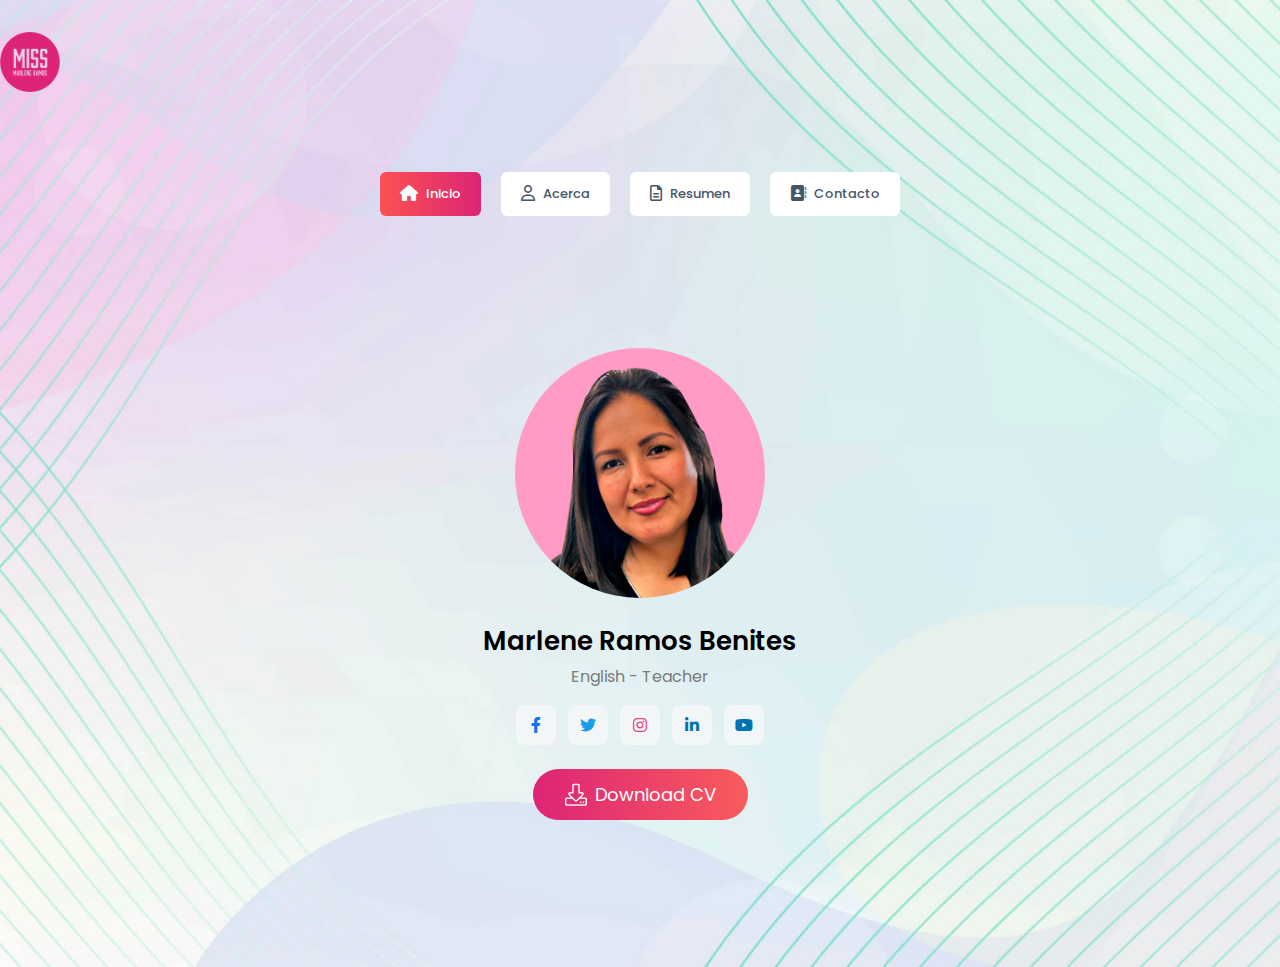
<file: index.html>
<!DOCTYPE html>
<html lang="es" class="light">

<head>
    <!-- common meta tags -->
    <meta charset="UTF-8" />
    <meta name="description" content="Licenciada en Educación de la especialidad de inglés con vasta experiencia en la enseñanza del idioma tanto a nivel educacional (Preescolar, Básico, Medio y preuniversitario) y en el ámbito privado. Responsable, eficiente, rápido para aprender y adaptarse a cambios, con amor y dedicación a la enseñanza, continuamente profundizando e innovando en esta área.">
    <meta name="keywords" content="Ingles, Idiomas, Etranjero, Teacher, Maestra, Enseñanza, Learn, EEUU">
    <meta name="author" content="Marlene Ramos Benites">
    <meta http-equiv="X-UA-Compatible" content="IE=edge" />
    <meta name="viewport" content="width=device-width, initial-scale=1.0" />
    <link rel="shortcut icon" href="images/logo/faveicon.jpg" type="image/x-icon">
    <!--=== fontaswesome ===-->
    <link rel="stylesheet" href="assets/fontaswesome/css/all.min.css" />
    <link rel="stylesheet" href="assets/fontaswesome/css/fontawesome.min.css" />
    <link rel="preconnect" href="https://fonts.googleapis.com/" />
    <link rel="preconnect" href="https://fonts.gstatic.com/" crossorigin />
    <link
        href="https://fonts.googleapis.com/css2?family=Poppins:ital,wght@0,200;0,300;0,400;0,500;0,600;0,700;1,400;1,500;1,600&amp;family=Roboto+Slab:wght@300;400;500;600;700&amp;display=swap"
        rel="stylesheet" />
    <!--=== main css ===-->
    <link rel="stylesheet" href="css/tailwind.css" />
    <link rel="stylesheet" href="css/custom.css" />
    <title>Home - Miss - Marlene Ramos </title>
    <script>
        // On page load or when changing themes, best to add inline in `head` to avoid FOUC
        if (localStorage.getItem("color-theme") === "light" || (!("color-theme" in localStorage) && window.matchMedia("(prefers-color-scheme: light)").matches)) {
            document.documentElement.classList.add("light");
        } else {
            document.documentElement.classList.remove("light");
        }
    </script>
</head>

<body>
    <!-- PRELOADER -->
    <!-- <div id="preloader">
        <div class="loader_line"></div>
    </div> -->
    <!-- /PRELOADER -->


    <div class="bg-homeBg min-h-screen dark:bg-homeBg-dark bg-no-repeat bg-center bg-cover bg-fixed md:pb-16 w-full">
        <div class="z-50">
            <!-- container start -->
            <div class="container">
                <!-- header start for large screens -->
                <header class="flex flex-col items-center fixed top-0 left-0 w-full lg:static z-[1111111111]">
                    
                    <div class="flex justify-between w-full px-4 lg:px-0 bg-[#F3F6F6] lg:bg-transparent dark:bg-black">
                        <div class="flex justify-between w-full items-center space-x-4 lg:my-8 my-5 theme-toggle-mobile">
                            <a class="text-5xl font-semibold theme-toggle-mobile" href="index.html">
                                <img class="h-[60px] lg:h-[60px]" src="images/logo/logo.png" alt="logo" />
                            </a>
                            <div class="flex items-center">
                                <button id="theme-toggle-mobile" type="button"class="dark-light-btn lg:hidden w-[44px] h-[44px] ml-2">
                                    <i id="theme-toggle-dark-icon-mobile" class="fa-solid text-xl fa-moon hidden"></i>
                                    <i id="theme-toggle-light-icon-mobile" class="fa-solid fa-sun text-xl hidden"></i>
                                </button>
                                <button id="menu-toggle" type="button" class="menu-toggle-btn">
                                    <i id="menu-toggle-open-icon" class="fa-solid fa-bars text-xl "></i>
                                    <i id="menu-toggle-close-icon" class="fa-solid fa-xmark text-xl hidden"></i>
                                </button>
                            </div>
                        </div>
                    </div>

                    <!-- header items two for large screens -->
                    <nav class="hidden lg:block">
                        <ul class="flex my-12">
                            <li>
                                <a class="menu-item-two-active" href="index.html">
                                    <span class="mr-2 text-base">
                                        <i class="fa-solid fa-house"></i>
                                    </span> Inicio </a>
                            </li>
                            <li>
                                <a class="menu-item-two" href="aboutOne.html">
                                    <span class="mr-2 text-base">
                                        <i class="fa-regular fa-user"></i>
                                    </span> Acerca </a>
                            </li>
                            <li>
                                <a class="menu-item-two" href="resumeOne.html">
                                    <span class="mr-2 text-base">
                                        <i class="fa-regular fa-file-lines"></i>
                                    </span> Resumen </a>
                            </li>

                            <li>
                                <a class="menu-item-two" href="contactOne.html">
                                    <span class="mr-2 text-base">
                                        <i class="fa-solid fa-address-book"></i>
                                    </span> Contacto </a>
                            </li>
  
                        </ul>
                    </nav>

                    <!-- mobile menu start -->
                    <nav id="navbar" class="hidden lg:hidden">
                        <ul
                            class="block rounded-b-[20px] shadow-md absolute left-0 top-20 z-[22222222222222] w-full bg-white dark:bg-[#1d1d1d]">
                            <li>
                                <a class="mobile-menu-items-active" href="homePage.html">
                                    <span class="mr-2 text-xl">
                                        <i class="fa-solid fa-house"></i>
                                    </span> Inicio </a>
                            </li>
                            <li>
                                <a class="mobile-menu-items" href="aboutOne.html">
                                    <span class="mr-2 text-xl">
                                        <i class="fa-regular fa-user"></i>
                                    </span> Acerca </a>
                            </li>
                            <li>
                                <a class="mobile-menu-items" href="resumeOne.html">
                                    <span class="mr-2 text-xl">
                                        <i class="fa-regular fa-file-lines"></i>
                                    </span> Resumen </a>
                            </li>          

                            <li>
                                <a class="mobile-menu-items" href="contactOne.html">
                                    <span class="mr-2 text-xl">
                                        <i class="fa-solid fa-address-book"></i>
                                    </span> Contacto </a>
                            </li>
                        </ul>
                    </nav>
                    <!-- mobile menu end -->
                </header>
                <!-- header  end -->

                <!-- Home page contant start -->
                <div class="flex flex-col items-center h-[100vh] md:h-[90vh] lg:h-[80vh] xl:h-[71vh] justify-center aos-init aos-animate"
                    data-aos="fade">
                    <!-- personal image -->
                    <img class="rounded-full w-[250px] h-[250px] 2xl:w-[280px] 2xl:h-[280px]"
                        src="images/about/avatar.png" alt="about avatar" />
                    <h3 class="mt-6 mb-1 text-5xl font-semibold dark:text-white"> Marlene Ramos Benites </h3>
                    <p class="mb-4 text-[#7B7B7B]">English - Teacher</p>
                    <!-- social link and social  buttons -->
                    <div class="flex space-x-3">
                        <!-- facebook link -->
                        <a href="https://www.facebook.com/marlene.ramosbenites" target="_blank" rel="noopener noreferrer">
                            <span class="socialbtn text-[#1773EA]">
                                <i class="fa-brands fa-facebook-f"></i>
                            </span>
                        </a>
                        <!-- twitter link -->
                        <a href="https://twitter.com/MissMarleneRB" target="_blank" rel="noopener noreferrer">
                            <span class="socialbtn text-[#1C9CEA]">
                                <i class="fa-brands fa-twitter"></i>
                            </span>
                        </a>
                        <!-- dribbble icon and link -->
                        <a href="https://www.instagram.com/marleneramosbenites/" target="_blank" rel="noopener noreferrer">
                            <span class="socialbtn text-[#e14a84]">
                                <i class="fa-brands fa-instagram"></i>
                            </span>
                        </a>
                        <!-- linkedin icon and link -->
                        <a href="https://www.linkedin.com/in/marlene-ramos-benites-418674262/" target="_blank" rel="noopener noreferrer">
                            <span class="socialbtn text-[#0072b1]">
                                <i class="fa-brands fa-linkedin-in"></i>
                            </span>
                        </a>
                        <a href="https://www.youtube.com/channel/UC8_NFgaSAAMnVUx3AQAr7dQ" target="_blank" rel="noopener noreferrer">
                            <span class="socialbtn text-[#0072b1]">
                                <i class="fa-brands fa-youtube"></i>
                            </span>
                        </a>
                    </div>
                    <!-- dowanload button -->
                    <a download="" href="./cv/MarleneRamos-CV.pdf">
                    <button class="dowanload-btn">
                        <img src="images/icons/dowanload.png" alt="icon" class="mr-2" />Download CV </button>
                    </a>
                </div>
                <!-- Home page contant End -->
            </div>
        </div>
    </div>


    <!--==== js =====-->
    <script src="js/vendor/jquary.min.js"></script>
    <!-- main js -->
    <script src="js/main.js"></script>
</body>


</html>
</file>
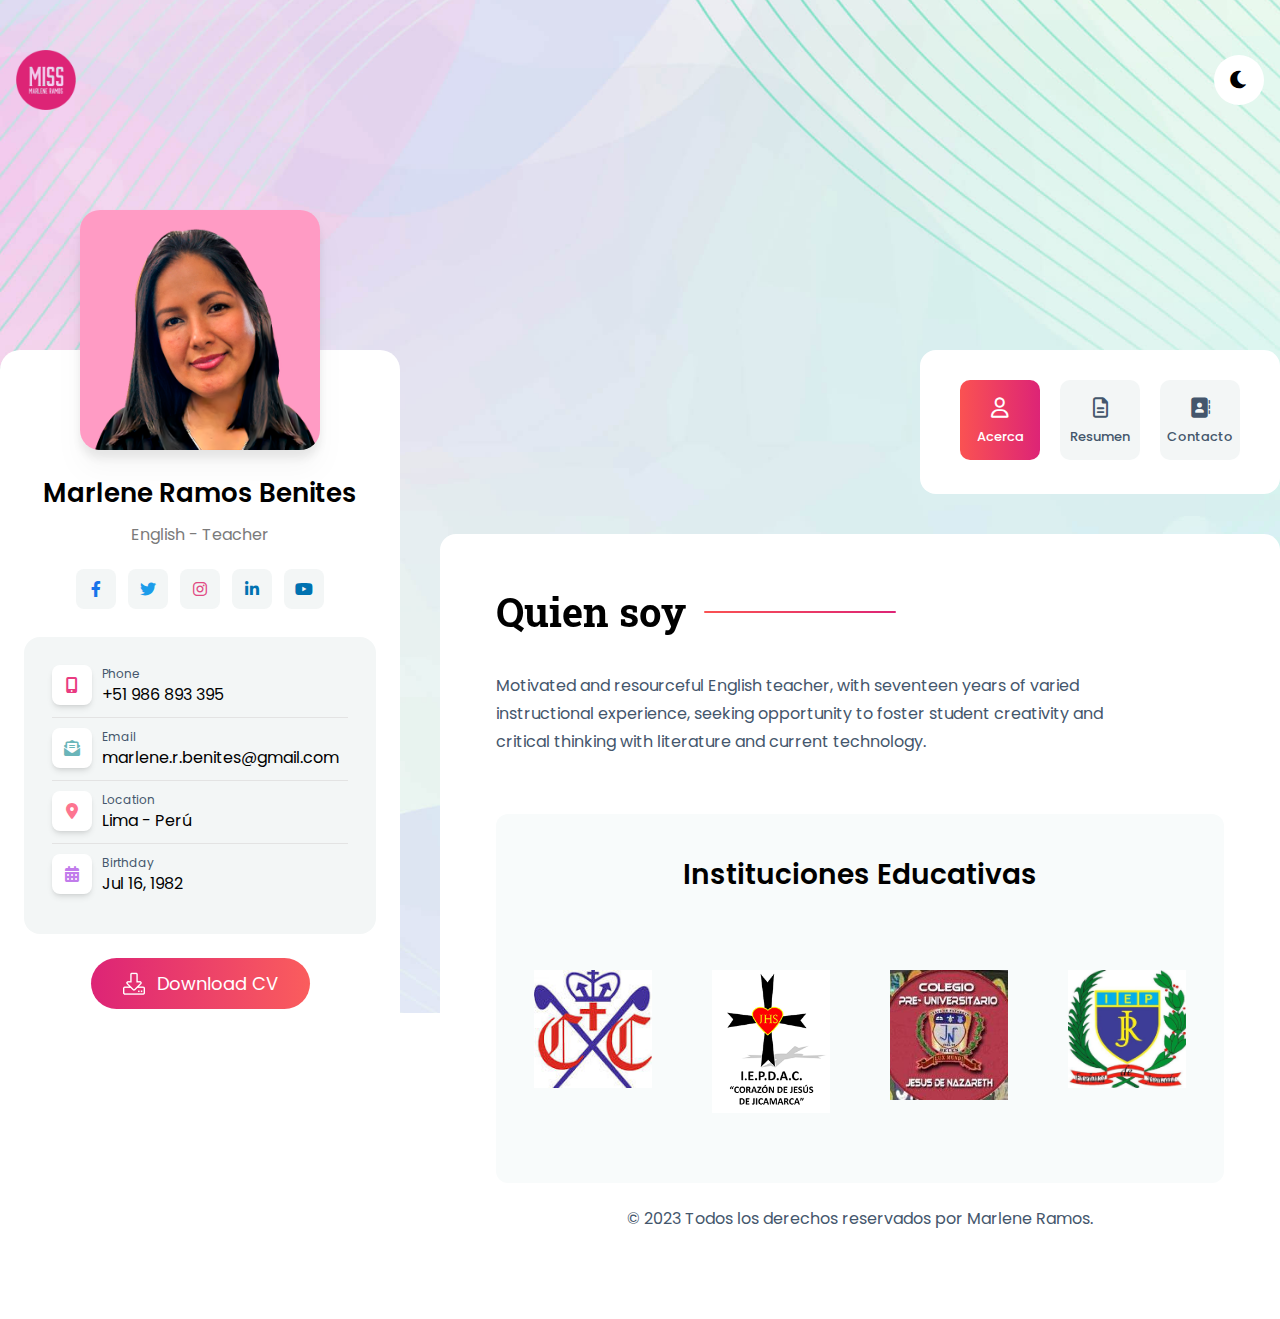
<file: aboutOne.html>
<!DOCTYPE html>
<html lang="es" class="light">

<head>
    <!-- commom meta tag -->
    <meta charset="UTF-8" />
        <meta name="description" content="Licenciada en Educación de la especialidad de inglés con vasta experiencia en la enseñanza del idioma tanto a nivel educacional (Preescolar, Básico, Medio y preuniversitario) y en el ámbito privado. Responsable, eficiente, rápido para aprender y adaptarse a cambios, con amor y dedicación a la enseñanza, continuamente profundizando e innovando en esta área.">
    <meta name="keywords" content="Ingles, Idiomas, Etranjero, Teacher, Maestra, Enseñanza, Learn, EEUU">
    <meta name="author" content="Marlene Ramos Benites">
    <meta http-equiv="X-UA-Compatible" content="IE=edge" />
    <meta name="viewport" content="width=device-width, initial-scale=1.0" />
    <link rel="shortcut icon" href="images/logo/faveicon.jpg" type="image/x-icon">
    <!--=== fontaswesome ===-->
    <link rel="stylesheet" href="assets/fontaswesome/css/all.min.css" />
    <link rel="stylesheet" href="assets/fontaswesome/css/fontawesome.min.css" />
    <link rel="preconnect" href="https://fonts.googleapis.com/" />
    <link rel="preconnect" href="https://fonts.gstatic.com/" crossorigin />
    <link
        href="https://fonts.googleapis.com/css2?family=Poppins:ital,wght@0,200;0,300;0,400;0,500;0,600;0,700;1,400;1,500;1,600&amp;family=Roboto+Slab:wght@300;400;500;600;700&amp;display=swap"
        rel="stylesheet" />
    <!-- slick -->
    <link rel="stylesheet" type="text/css" href="css/vendor/slick.css" />
    <!--=== main css ===-->
    <link rel="stylesheet" href="css/tailwind.css" />
    <link rel="stylesheet" href="css/custom.css" />
    <title>About - Miss - Marlene Ramos </title>

    <script>
        // On page load or when changing themes, best to add inline in `head` to avoid FOUC
        if (localStorage.getItem("color-theme") === "light" || (!("color-theme" in localStorage) && window.matchMedia("(prefers-color-scheme: light)").matches)) {
            document.documentElement.classList.add("light");
        } else {
            document.documentElement.classList.remove("light");
        }
    </script>
</head>

<body>
    <!-- PRELOADER -->
    <!-- <div id="preloader">
        <div class="loader_line"></div>
    </div> -->
    <!-- /PRELOADER -->

    <div class="bg-homeBg dark:bg-homeTwoBg-dark min-h-screen bg-no-repeat bg-center bg-cover bg-fixed md:pb-16 w-full">
        <div class="section-bg">
            <div class="w-full flex justify-between px-4">
                <a href="index.html">
                    <img class="h-[60px] lg:h-[60px]" src="images/logo/logo.png" alt="logo" />
                </a>
                <div class="flex items-center">
                    <button id="theme-toggle" type="button" class="dark-light-btn">
                        <i id="theme-toggle-dark-icon" class="fa-solid text-xl fa-moon hidden"></i>
                        <i id="theme-toggle-light-icon" class="fa-solid fa-sun text-xl hidden"></i>
                    </button>
                    <button id="menu-toggle" type="button" class="menu-toggle-btn">
                        <i id="menu-toggle-open-icon" class="fa-solid fa-bars text-xl "></i>
                        <i id="menu-toggle-close-icon" class="fa-solid fa-xmark text-xl hidden  "></i>
                    </button>
                </div>
            </div>
        </div>

        <!-- mobile menu start -->
        <nav id="navbar" class="hidden lg:hidden">
            <ul
                class="block rounded-b-[20px] shadow-md absolute left-0 top-20 z-[22222222222222] w-full bg-white dark:bg-[#1d1d1d]">
                <li>
                    <a class="mobile-menu-items-active" href="aboutOne.html">
                        <span class="mr-2 text-xl">
                            <i class="fa-regular fa-user"></i>
                        </span>Acerca </a>
                </li>
                <li>
                    <a class="mobile-menu-items" href="resumeOne.html">
                        <span class="mr-2 text-xl">
                            <i class="fa-regular fa-file-lines"></i>
                        </span>Resumen </a>
                </li>
                <li>
                    <a class="mobile-menu-items" href="contactOne.html">
                        <span class="mr-2 text-xl">
                            <i class="fa-solid fa-address-book"></i>
                        </span> Contacto </a>
                </li>
            </ul>
        </nav>
        <!-- mobile menu end -->

        <div class="container grid grid-cols-12 md:gap-10 justify-between lg:mt-[220px]">
            <!-- sidber personal info -->
            <div class="col-span-12 lg:col-span-4 hidden lg:block h-screen sticky top-44">
                <div
                    class="w-full mb-6 lg:mb-0 mx-auto relative bg-white text-center dark:bg-[#111111] px-6 rounded-[20px] mt-[180px] md:mt-[220px] lg:mt-0">
                    <!-- profile image -->
                    <img src="images/about/avatar.png"
                        class="w-[240px] absolute left-[50%] transform -translate-x-[50%] h-[240px] drop-shadow-xl mx-auto rounded-[20px] -mt-[140px]"
                        alt="about" />
                    <div class="pt-[100px] pb-8">
                        <h2 class="mt-6 mb-1 text-[26px] font-semibold dark:text-white"> Marlene Ramos Benites </h2>
                        <h3
                            class="mb-4 text-[#7B7B7B] inline-block dark:bg-[#1D1D1D] px-5 py-1.5 rounded-lg dark:text-[#A6A6A6]">
                            English - Teacher </h3>
                        <div class="flex justify-center space-x-3">
                            <!-- facebook link -->
                            <a href="https://www.facebook.com/marlene.ramosbenites" target="_blank"
                                rel="noopener noreferrer">
                                <span class="socialbtn text-[#1773EA]">
                                    <i class="fa-brands fa-facebook-f"></i>
                                </span>
                            </a>
                            <!-- twitter link -->
                            <a href="https://twitter.com/MissMarleneRB" target="_blank" rel="noopener noreferrer">
                                <span class="socialbtn text-[#1C9CEA]">
                                    <i class="fa-brands fa-twitter"></i>
                                </span>
                            </a>
                            <!-- dribbble icon and link -->
                            <a href="https://www.instagram.com/marleneramosbenites/" target="_blank"
                                rel="noopener noreferrer">
                                <span class="socialbtn text-[#e14a84]">
                                    <i class="fa-brands fa-instagram"></i>
                                </span>
                            </a>
                            <!-- linkedin icon and link -->
                            <a href="https://www.linkedin.com/in/marlene-ramos-benites-418674262/" target="_blank"
                                rel="noopener noreferrer">
                                <span class="socialbtn text-[#0072b1]">
                                    <i class="fa-brands fa-linkedin-in"></i>
                                </span>
                            </a>
                            <a href="https://www.youtube.com/channel/UC8_NFgaSAAMnVUx3AQAr7dQ" target="_blank"
                                rel="noopener noreferrer">
                                <span class="socialbtn text-[#0072b1]">
                                    <i class="fa-brands fa-youtube"></i>
                                </span>
                            </a>
                        </div>
                        <!-- personal infomation start -->
                        <div class="p-7 rounded-2xl mt-7 bg-[#F3F6F6] dark:bg-[#1D1D1D]">
                            <div class="flex border-b border-[#E3E3E3] dark:border-[#3D3A3A] pb-2.5">
                                <span class="socialbtn bg-white dark:bg-black text-[#E93B81] shadow-md">
                                    <i class="fa-solid fa-mobile-screen-button"></i>
                                </span>
                                <div class="text-left ml-2.5">
                                    <p class="text-xs text-[#44566C] dark:text-[#A6A6A6]"> Phone </p>
                                    <p class="dark:text-white">+51 986 893 395</p>
                                </div>
                            </div>
                            <div class="flex border-b border-[#E3E3E3] dark:border-[#3D3A3A] py-2.5">
                                <span class="socialbtn bg-white dark:bg-black text-[#6AB5B9] shadow-md">
                                    <i class="fa-solid fa-envelope-open-text"></i>
                                </span>
                                <div class="text-left ml-2.5">
                                    <p class="text-xs text-[#44566C] dark:text-[#A6A6A6]"> Email </p>
                                    <p class="dark:text-white">marlene.r.benites@gmail.com</p>
                                </div>
                            </div>
                            <div class="flex border-b border-[#E3E3E3] dark:border-[#3D3A3A] py-2.5">
                                <span class="socialbtn bg-white dark:bg-black text-[#FD7590] shadow-md">
                                    <i class="fa-solid fa-location-dot"></i>
                                </span>
                                <div class="text-left ml-2.5">
                                    <p class="text-xs text-[#44566C] dark:text-[#A6A6A6]"> Location </p>
                                    <p class="dark:text-white">Lima - Perú</p>
                                </div>
                            </div>
                            <div class="flex py-2.5">
                                <span class="socialbtn bg-white dark:bg-black text-[#C17CEB] shadow-md">
                                    <i class="fa-solid fa-calendar-days"></i>
                                </span>
                                <div class="text-left ml-2.5">
                                    <p class="text-xs text-[#44566C] dark:text-[#A6A6A6]"> Birthday </p>
                                    <p class="dark:text-white">Jul 16, 1982</p>
                                </div>
                            </div>
                        </div>
                        <!-- personal infomation end-->
                        <!-- dowanload button -->
                        <a download href="./cv/MarleneRamos-CV.pdf">
                        <button class="dowanload-btn">
                            <img class="mr-3" src="images/icons/dowanload.png" alt="icon" /> Download CV </button>
                        </a>
                    </div>
                </div>
            </div>
            <div class="col-span-12 lg:col-span-8">
                <!-- header for mobile devices start -->
                <header
                    class="lg:w-[360px] h-[144px] hidden lg:block p-[30px] ml-auto mb-10 rounded-[16px] bg-white dark:bg-[#111111]">
                    <nav class="hidden lg:block">
                        <ul class="flex">
                            <li> <a class="menu-active" href="aboutOne.html">
                                    <span class="text-xl mb-1">
                                        <i class="fa-regular fa-user"></i>
                                    </span> Acerca </a></li>
                            <li> <a class="menu-item" href="resumeOne.html">
                                    <span class="text-xl mb-1">
                                        <i class="fa-regular fa-file-lines"></i>
                                    </span> Resumen </a></li>
                            <!-- <li> <a class="menu-item" href="portfiloOne.html">
                                    <span class="text-xl mb-1">
                                        <i class="fas fa-briefcase"></i>
                                    </span> Works </a></li>
                            <li><a class="menu-item" href="blogOne.html">
                                    <span class="text-xl mb-1">
                                        <i class="fa-brands fa-blogger"></i>
                                    </span> Blogs </a></li> -->
                            <li> <a class="menu-item" href="contactOne.html">
                                    <span class="text-xl mb-1">
                                        <i class="fa-solid fa-address-book"></i>
                                    </span> Contacto </a></li>
                        </ul>
                    </nav>
                </header>
                <!-- header for mobile devices end -->

                <!-- about me section start -->
                <div>
                    <div class="lg:rounded-2xl bg-white dark:bg-[#111111]">
                        <div class="pt-12 md:py-12 px-2 sm:px-5 md:px-10 lg:px-14">
                            <!-- about page title -->
                            <h2 class="after-effect after:left-52">Quien soy</h2>
                            <!-- personal info for mobile devices start -->
                            <div class="lg:hidden">
                                <div
                                    class="w-full mb-6 lg:mb-0 mx-auto relative bg-white text-center dark:bg-[#111111] px-6 rounded-[20px] mt-[180px] md:mt-[220px] lg:mt-0">
                                    <!-- profile image  -->
                                    <img src="images/about/avatar.png"
                                        class="w-[240px] absolute left-[50%] transform -translate-x-[50%] h-[240px] drop-shadow-xl mx-auto rounded-[20px] -mt-[140px]"
                                        alt="about" />
                                    <div class="pt-[100px] pb-8">
                                        <h2 class="mt-6 mb-1 text-[26px] font-semibold dark:text-white"> Marlene Ramos Benites
                                        </h2>
                                        <h3
                                            class="mb-4 text-[#7B7B7B] inline-block dark:bg-[#1D1D1D] px-5 py-1.5 rounded-lg dark:text-[#A6A6A6]">
                                            English - Teacher </h3>

                                        <div class="flex justify-center space-x-3">
                                            <!-- facebook link -->
                                            <a href="https://www.facebook.com/marlene.ramosbenites" target="_blank"
                                                rel="noopener noreferrer">
                                                <span class="socialbtn text-[#1773EA]">
                                                    <i class="fa-brands fa-facebook-f"></i>
                                                </span>
                                            </a>
                                            <!-- twitter link -->
                                            <a href="https://twitter.com/MissMarleneRB" target="_blank"
                                                rel="noopener noreferrer">
                                                <span class="socialbtn text-[#1C9CEA]">
                                                    <i class="fa-brands fa-twitter"></i>
                                                </span>
                                            </a>
                                            <!-- dribbble icon and link -->
                                            <a href="https://www.instagram.com/marleneramosbenites/" target="_blank"
                                                rel="noopener noreferrer">
                                                <span class="socialbtn text-[#e14a84]">
                                                    <i class="fa-brands fa-instagram"></i>
                                                </span>
                                            </a>
                                            <!-- linkedin icon and link -->
                                            <a href="https://www.linkedin.com/in/marlene-ramos-benites-418674262/"
                                                target="_blank" rel="noopener noreferrer">
                                                <span class="socialbtn text-[#0072b1]">
                                                    <i class="fa-brands fa-linkedin-in"></i>
                                                </span>
                                            </a>
                                            <a href="https://www.youtube.com/channel/UC8_NFgaSAAMnVUx3AQAr7dQ"
                                                target="_blank" rel="noopener noreferrer">
                                                <span class="socialbtn text-[#0072b1]">
                                                    <i class="fa-brands fa-youtube"></i>
                                                </span>
                                            </a>
                                        </div>

                                        <!-- personal info start -->
                                        <div class="p-7 rounded-2xl mt-7 bg-[#F3F6F6] dark:bg-[#1D1D1D]">
                                            <div class="flex border-b border-[#E3E3E3] dark:border-[#3D3A3A] pb-2.5">
                                                <span class="socialbtn bg-white dark:bg-black text-[#E93B81] shadow-md">
                                                    <i class="fa-solid fa-mobile-screen-button"></i>
                                                </span>
                                                <div class="text-left ml-2.5">
                                                    <p class="text-xs text-[#44566C] dark:text-[#A6A6A6]"> Phone </p>
                                                    <p class="dark:text-white">+51 986 893 395</p>
                                                </div>
                                            </div>

                                            <div class="flex border-b border-[#E3E3E3] dark:border-[#3D3A3A] py-2.5">
                                                <span class="socialbtn bg-white dark:bg-black text-[#6AB5B9] shadow-md">
                                                    <i class="fa-solid fa-envelope-open-text"></i>
                                                </span>
                                                <div class="text-left ml-2.5">
                                                    <p class="text-xs text-[#44566C] dark:text-[#A6A6A6]"> Email </p>
                                                    <p class="dark:text-white">marlene.r.benites@gmail.com</p>
                                                </div>
                                            </div>

                                            <div class="flex border-b border-[#E3E3E3] dark:border-[#3D3A3A] py-2.5">
                                                <span class="socialbtn bg-white dark:bg-black text-[#FD7590] shadow-md">
                                                    <i class="fa-solid fa-location-dot"></i>
                                                </span>
                                                <div class="text-left ml-2.5">
                                                    <p class="text-xs text-[#44566C] dark:text-[#A6A6A6]"> Location </p>
                                                    <p class="dark:text-white">Lima - Perú</p>
                                                </div>
                                            </div>

                                            <div class="flex py-2.5">
                                                <span class="socialbtn bg-white dark:bg-black text-[#C17CEB] shadow-md">
                                                    <i class="fa-solid fa-calendar-days"></i>
                                                </span>
                                                <div class="text-left ml-2.5">
                                                    <p class="text-xs text-[#44566C] dark:text-[#A6A6A6]"> Birthday </p>
                                                    <p class="dark:text-white">Jul 16, 1982</p>
                                                </div>
                                            </div>
                                        </div>
                                        <!-- personal info end -->

                                        <!-- dowanload button -->
                                        <button class="dowanload-btn">
                                            <img class="mr-3" src="images/icons/dowanload.png" alt="icon" /> Download
                                            CV
                                        </button>
                                    </div>
                                </div>
                            </div>
                            <!-- personal info for mobile devices end -->

                            <!-- <div class="lg:grid grid-cols-12 md:gap-10 pt-4 md:pt-[30px] items-center hidden">
                                <div class="col-span-12 space-y-2.5">
                                    <div class="lg:mr-16">
                                        <p class="text-[#44566c] dark:text-color-910 leading-7"> Licenciada en Educación de la especialidad de inglés con vasta experiencia en la enseñanza del idioma tanto a nivel educacional y en el ámbito privado. Paciente, empática, comprometida con el aprendizaje y desarrollo continuo de mis estudiantes y continuamente profundizando e innovando en esta área. </p>
                                       
                                    </div>
                                    <div></div>
                                </div>
                            </div> -->


                            <div class="lg:grid grid-cols-12 md:gap-10 pt-4 md:pt-[30px] items-center hidden">
                                <div class="col-span-12 space-y-2.5">
                                    <div class="lg:mr-16">
                                        <p class="text-[#44566c] dark:text-color-910 leading-7"> Motivated and resourceful English teacher, with seventeen years of varied instructional experience, seeking opportunity to foster student creativity and critical thinking with literature and current technology. </p>
                                       
                                    </div>
                                    <div></div>
                                </div>
                            </div>

                        </div>

                        <!-- what i do section start -->
                        <!-- <div class="pb-12 px-2 sm:px-5 md:px-10 lg:px-14">
                            <h3 class="text-[35px] dark:text-white font-bold font-robotoSlab pb-5"> EXPERIENCIA PROFESIONAL </h3>
                            <div class="grid gap-8 grid-cols-1 md:grid-cols-2 xl:grid-cols-2">
                                <div class="about-box bg-[#fcf4ff] dark:bg-transparent">
                                    <img class="w-10 h-10 object-contain block" src="images/icons/icon.svg"
                                        alt="icon" />
                                    <div class="space-y-2">
                                        <h3 class="dark:text-white text-[22px] font-semibold"> 2005 I.E.P. “CORPUS CHRITY”</h3>
                                        <p class="leading-8 text-gray-lite dark:text-[#A6A6A6]">Lurigancho Chosica.</p>
                                        <p class="leading-8 text-gray-lite dark:text-[#A6A6A6]"> Profesora de Inglés - Nivel Inicial </p>
                                    </div>
                                </div>

                                <div class="about-box bg-[#fefaf0] dark:bg-transparent">
                                    <img class="w-10 h-10 object-contain block" src="images/icons/icon1.svg"
                                        alt="icon" />
                                    <div class="space-y-2">
                                        <h3 class="dark:text-white text-[22px] font-semibold"> App Development </h3>
                                        <p class="leading-8 text-gray-lite dark:text-[#A6A6A6]"> Lorem ipsum dolor sit
                                            amet, consectetuer adipiscing elit, sed diam euismod volutpat. </p>
                                    </div>
                                </div>

                                <div class="about-box bg-[#fcf4ff] dark:bg-transparent">
                                    <img class="w-10 h-10 object-contain block" src="images/icons/icon2.svg"
                                        alt="icon" />
                                    <div class="space-y-2">
                                        <h3 class="dark:text-white text-[22px] font-semibold"> Photography </h3>
                                        <p class="leading-8 text-gray-lite dark:text-[#A6A6A6]"> Lorem ipsum dolor sit
                                            amet, consectetuer adipiscing elit, sed diam euismod volutpat. </p>
                                    </div>
                                </div>

                                <div class="about-box bg-[#fff4f4] dark:bg-transparent">
                                    <img class="w-10 h-10 object-contain block" src="images/icons/icon3.svg"
                                        alt="icon" />
                                    <div class="space-y-2">
                                        <h3 class="dark:text-white text-[22px] font-semibold"> Photography </h3>
                                        <p class="leading-8 text-gray-lite dark:text-[#A6A6A6]"> Lorem ipsum dolor sit
                                            amet, consectetuer adipiscing elit, sed diam euismod volutpat. </p>
                                    </div>
                                </div>

                                <div class="about-box bg-[#fff0f8] dark:bg-transparent">
                                    <img class="w-10 h-10 object-contain block" src="images/icons/icon4.svg"
                                        alt="icon" />
                                    <div class="space-y-2">
                                        <h3 class="dark:text-white text-[22px] font-semibold"> Managment </h3>
                                        <p class="leading-8 text-gray-lite dark:text-[#A6A6A6]"> Lorem ipsum dolor sit
                                            amet, consectetuer adipiscing elit, sed diam euismod volutpat. </p>
                                    </div>
                                </div>

                                <div class="about-box bg-[#f3faff] dark:bg-transparent">
                                    <img class="w-10 h-10 object-contain block" src="images/icons/icon5.svg"
                                        alt="icon" />
                                    <div class="space-y-2">
                                        <h3 class="dark:text-white text-[22px] font-semibold"> Web Development </h3>
                                        <p class="leading-8 text-gray-lite dark:text-[#A6A6A6]"> Lorem ipsum dolor sit
                                            amet, consectetuer adipiscing elit, sed diam euismod volutpat. </p>
                                    </div>
                                </div>
                            </div>
                        </div> -->

                        <!-- what i do section start -->
                        <div class="px-2 sm:px-5 md:px-10 lg:px-14">
                            <div class="bg-[#F8FBFB] dark:bg-[#0D0D0D] max-w-full h-auto py-10 rounded-xl">
                                <h3 class="text-center dark:text-white text-6xl mb-3 font-semibold"> Instituciones Educativas </h3>
                                <!-- slider and slider items -->
                                <div class="slickOne text-center px-2 pt-8">
                                    <div>
                                        <img class="overflow-hidden brand-img" src="images/slider/logo1.jpg"
                                            alt="brand icon" />
                                    </div>
                                    <div>
                                        <img class="overflow-hidden brand-img" src="images/slider/logo2.png"
                                            alt="brand icon" />
                                    </div>
                                    <div>
                                        <img class="overflow-hidden brand-img" src="images/slider/logo3.png"
                                            alt="brand icon" />
                                    </div>
                                    <div>
                                        <img class="overflow-hidden brand-img" src="images/slider/logo4.jpg"
                                            alt="brand icon" />
                                    </div>
                                    <div>
                                        <img class="overflow-hidden brand-img" src="images/slider/logo5.jpg"
                                            alt="brand icon" />
                                    </div>
                                    
                                </div>
                                <!-- slider and slider items end -->
                            </div>
                        </div>

                        <!-- footer start -->
                        <footer class="overflow-hidden rounded-b-2xl" style="background: transparent;">
                            <p class="text-center py-6 text-gray-lite dark:text-color-910"> © 2023 Todos los derechos reservados
                                por <a class="hover:text-[#FA5252] duration-300 transition"
                                    href="#" target="_blank"
                                    rel="noopener noreferrer">Marlene Ramos</a>. </p>
                        </footer>
                        <!-- footer section end -->
                    </div>
                </div>
                <!-- about me section start -->
            </div>
        </div>
    </div>
    <!-- End bgHomeBg -->


    <!--==== js =====-->
    <script src="js/vendor/jquary.min.js"></script>
    <script src="js/vendor/slick.js"></script>
    <!-- main js -->
    <script src="js/main.js"></script>
</body>


</html>
</file>
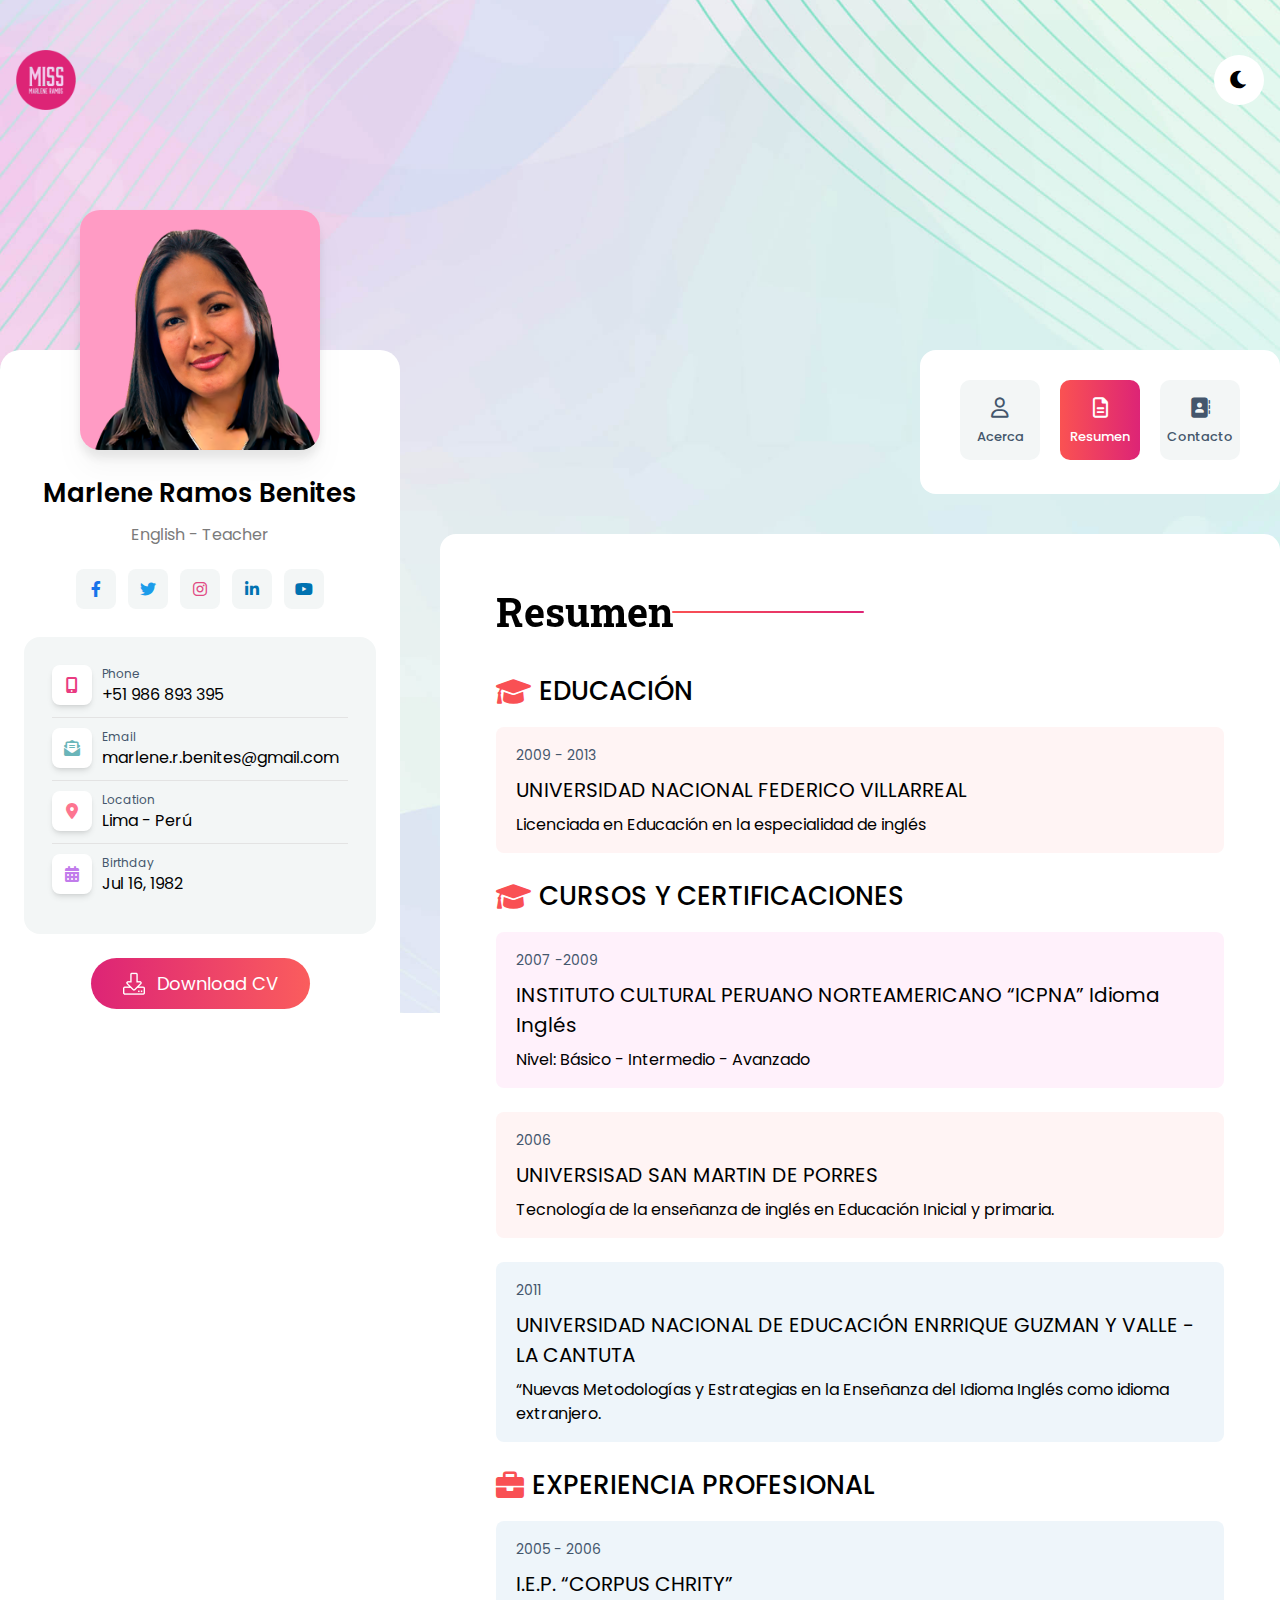
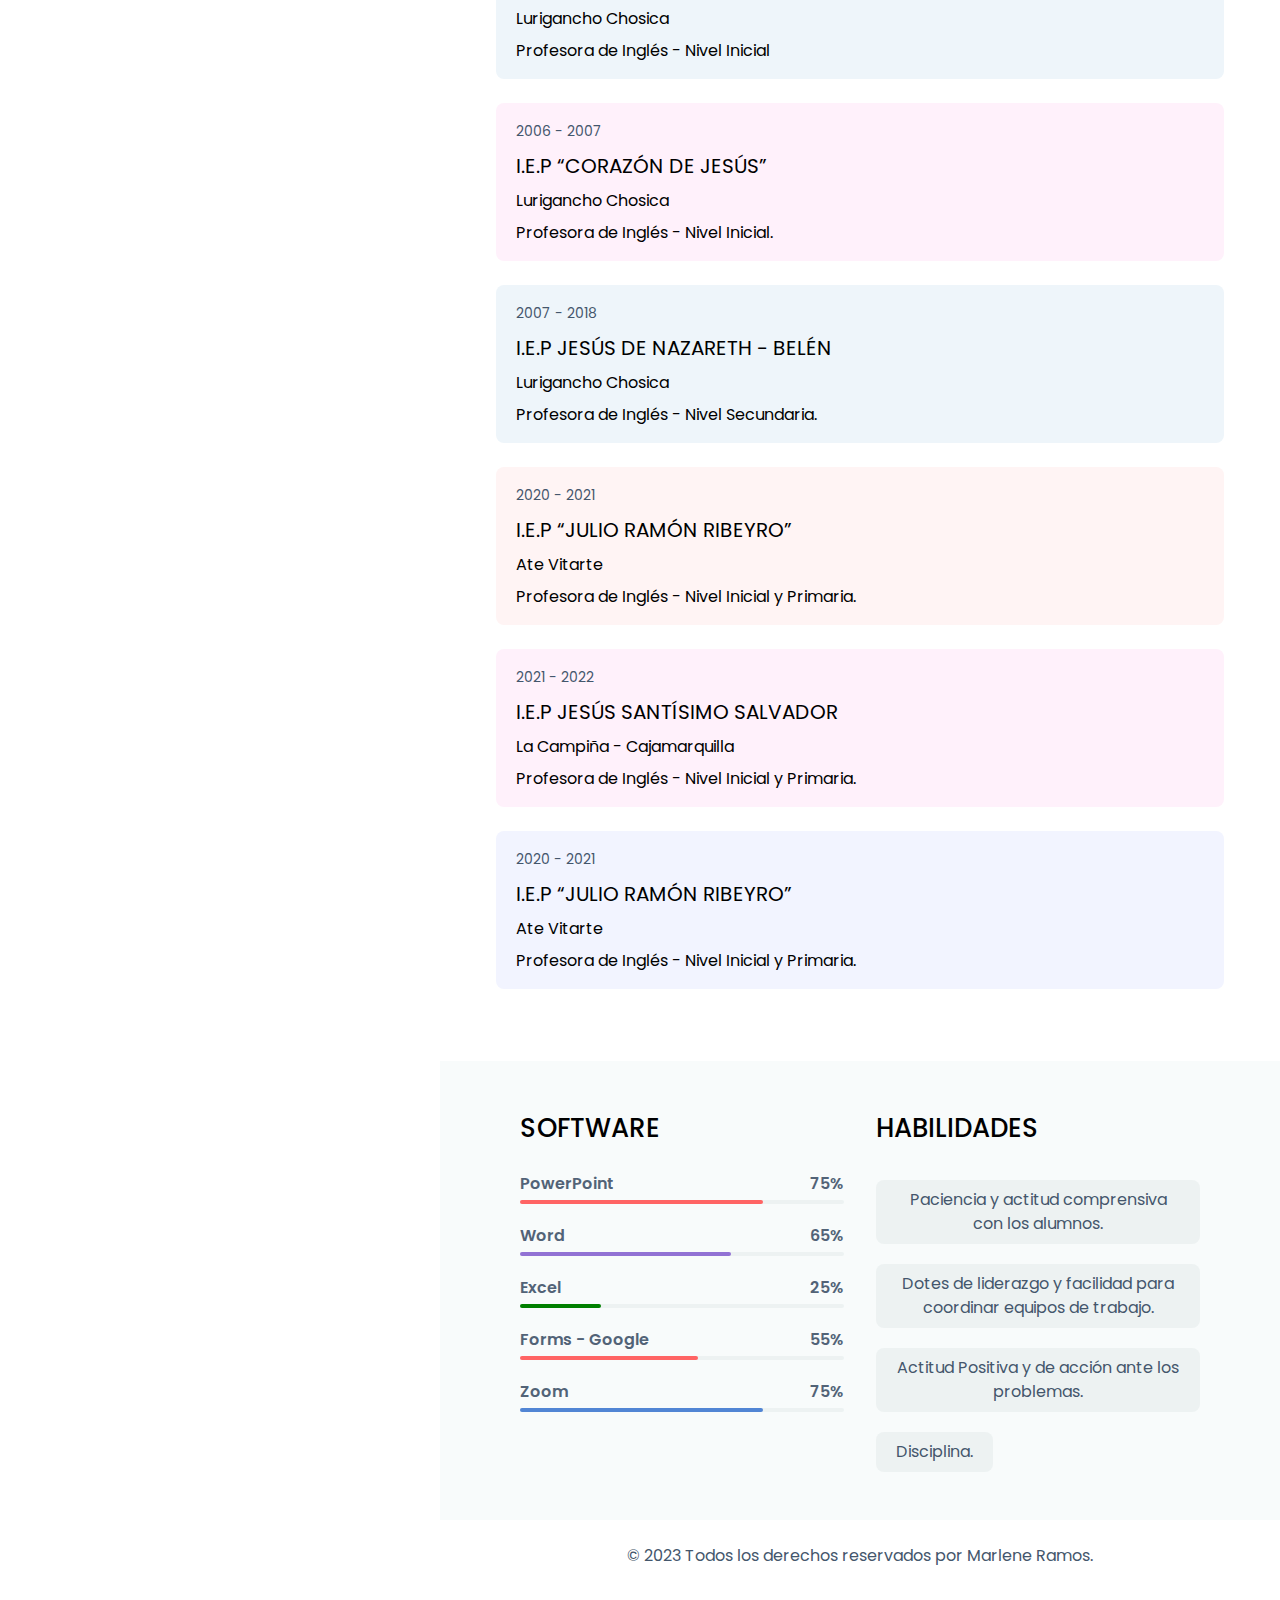
<file: resumeOne.html>
<!DOCTYPE html>
<html lang="es" class="light">

<head>
    <meta charset="UTF-8" />
        <meta name="description" content="Licenciada en Educación de la especialidad de inglés con vasta experiencia en la enseñanza del idioma tanto a nivel educacional (Preescolar, Básico, Medio y preuniversitario) y en el ámbito privado. Responsable, eficiente, rápido para aprender y adaptarse a cambios, con amor y dedicación a la enseñanza, continuamente profundizando e innovando en esta área.">
    <meta name="keywords" content="Ingles, Idiomas, Etranjero, Teacher, Maestra, Enseñanza, Learn, EEUU">
    <meta name="author" content="Marlene Ramos Benites">
    <meta http-equiv="X-UA-Compatible" content="IE=edge" />
    <meta name="viewport" content="width=device-width, initial-scale=1.0" />
    <link rel="shortcut icon" href="images/logo/faveicon.jpg" type="image/x-icon">
    <title>Resume - Miss - Marlene Ramos </title>
    <!--=== fontaswesome ===-->
    <link rel="stylesheet" href="assets/fontaswesome/css/all.min.css" />
    <link rel="stylesheet" href="assets/fontaswesome/css/fontawesome.min.css" />
    <link rel="preconnect" href="https://fonts.googleapis.com/" />
    <link rel="preconnect" href="https://fonts.gstatic.com/" crossorigin />
    <link
        href="https://fonts.googleapis.com/css2?family=Poppins:ital,wght@0,200;0,300;0,400;0,500;0,600;0,700;1,400;1,500;1,600&amp;family=Roboto+Slab:wght@300;400;500;600;700&amp;display=swap"
        rel="stylesheet" />
    <!--=== main css ===-->
    <link rel="stylesheet" href="css/tailwind.css" />
    <link rel="stylesheet" href="css/custom.css" />
    <script>
        // On page load or when changing themes, best to add inline in `head` to avoid FOUC
        if (localStorage.getItem("color-theme") === "light" || (!("color-theme" in localStorage) && window.matchMedia("(prefers-color-scheme: light)").matches)) {
            document.documentElement.classList.add("light");
        } else {
            document.documentElement.classList.remove("light");
        }
    </script>
</head>

<body>

    <!-- PRELOADER -->
    <!-- <div id="preloader">
        <div class="loader_line"></div>
    </div> -->
    <!-- /PRELOADER -->

    <div class="bg-homeBg dark:bg-homeTwoBg-dark min-h-screen bg-no-repeat bg-center bg-cover bg-fixed md:pb-16 w-full">
        <div class="section-bg">
            <div class="w-full flex justify-between px-4">
                <a href="index.html">
                    <img class="h-[60px] lg:h-[60px]" src="images/logo/logo.png" alt="logo" />
                </a>
                <div class="flex items-center">
                    <button id="theme-toggle" type="button" class="dark-light-btn">
                        <i id="theme-toggle-dark-icon" class="fa-solid text-xl fa-moon hidden"></i>
                        <i id="theme-toggle-light-icon" class="fa-solid fa-sun text-xl hidden"></i>
                    </button>
                    <button id="menu-toggle" type="button" class="menu-toggle-btn">
                        <i id="menu-toggle-open-icon" class="fa-solid fa-bars text-xl "></i>
                        <i id="menu-toggle-close-icon" class="fa-solid fa-xmark text-xl hidden"></i>
                    </button>
                </div>
            </div>
        </div>

        <nav id="navbar" class="hidden lg:hidden">
            <ul
                class="block rounded-b-[20px] shadow-md absolute left-0 top-20 z-[22222222222222] w-full bg-white dark:bg-[#1d1d1d]">
                <li>
                    <a class="mobile-menu-items-active" href="aboutOne.html">
                        <span class="mr-2 text-xl">
                            <i class="fa-regular fa-user"></i>
                        </span>Acerca </a>
                </li>
                <li>
                    <a class="mobile-menu-items" href="resumeOne.html">
                        <span class="mr-2 text-xl">
                            <i class="fa-regular fa-file-lines"></i>
                        </span>Resumen </a>
                </li>
                <li>
                    <a class="mobile-menu-items" href="contactOne.html">
                        <span class="mr-2 text-xl">
                            <i class="fa-solid fa-address-book"></i>
                        </span> Contacto </a>
                </li>
            </ul>
        </nav>
        <!-- end navbar -->

        <div class="container grid grid-cols-12 md:gap-10 justify-between lg:mt-[220px]">
            <!-- sidber personal info -->
            <div class="col-span-12 lg:col-span-4 hidden lg:block h-screen sticky top-44">
                <div
                    class="w-full mb-6 lg:mb-0 mx-auto relative bg-white text-center dark:bg-[#111111] px-6 rounded-[20px] mt-[180px] md:mt-[220px] lg:mt-0">
                    <!-- profile image -->
                    <img src="images/about/avatar.png"
                        class="w-[240px] absolute left-[50%] transform -translate-x-[50%] h-[240px] drop-shadow-xl mx-auto rounded-[20px] -mt-[140px]"
                        alt="about avatar" />
                    <div class="pt-[100px] pb-8">
                        <h1 class="mt-6 mb-1 text-[26px] font-semibold dark:text-white"> Marlene Ramos Benites </h1>
                        <h3
                            class="mb-4 text-[#7B7B7B] inline-block dark:bg-[#1D1D1D] px-5 py-1.5 rounded-lg dark:text-[#A6A6A6]">
                            English - Teacher </h3>
                        <div class="flex justify-center space-x-3">
                            <!-- facebook link -->
                            <a href="https://www.facebook.com/marlene.ramosbenites" target="_blank"
                                rel="noopener noreferrer">
                                <span class="socialbtn text-[#1773EA]">
                                    <i class="fa-brands fa-facebook-f"></i>
                                </span>
                            </a>
                            <!-- twitter link -->
                            <a href="https://twitter.com/MissMarleneRB" target="_blank" rel="noopener noreferrer">
                                <span class="socialbtn text-[#1C9CEA]">
                                    <i class="fa-brands fa-twitter"></i>
                                </span>
                            </a>
                            <!-- dribbble icon and link -->
                            <a href="https://www.instagram.com/marleneramosbenites/" target="_blank"
                                rel="noopener noreferrer">
                                <span class="socialbtn text-[#e14a84]">
                                    <i class="fa-brands fa-instagram"></i>
                                </span>
                            </a>
                            <!-- linkedin icon and link -->
                            <a href="https://www.linkedin.com/in/marlene-ramos-benites-418674262/" target="_blank"
                                rel="noopener noreferrer">
                                <span class="socialbtn text-[#0072b1]">
                                    <i class="fa-brands fa-linkedin-in"></i>
                                </span>
                            </a>
                            <a href="https://www.youtube.com/channel/UC8_NFgaSAAMnVUx3AQAr7dQ" target="_blank"
                                rel="noopener noreferrer">
                                <span class="socialbtn text-[#0072b1]">
                                    <i class="fa-brands fa-youtube"></i>
                                </span>
                            </a>
                        </div>

                        <div class="p-7 rounded-2xl mt-7 bg-[#F3F6F6] dark:bg-[#1D1D1D]">
                            <div class="flex border-b border-[#E3E3E3] dark:border-[#3D3A3A] pb-2.5">
                                <span class="socialbtn bg-white dark:bg-black text-[#E93B81] shadow-md">
                                    <i class="fa-solid fa-mobile-screen-button"></i>
                                </span>
                                <div class="text-left ml-2.5">
                                    <p class="text-xs text-[#44566C] dark:text-[#A6A6A6]"> Phone </p>
                                    <p class="dark:text-white">+51 986 893 395</p>
                                </div>
                            </div>
                            <div class="flex border-b border-[#E3E3E3] dark:border-[#3D3A3A] py-2.5">
                                <span class="socialbtn bg-white dark:bg-black text-[#6AB5B9] shadow-md">
                                    <i class="fa-solid fa-envelope-open-text"></i>
                                </span>
                                <div class="text-left ml-2.5">
                                    <p class="text-xs text-[#44566C] dark:text-[#A6A6A6]"> Email </p>
                                    <p class="dark:text-white">marlene.r.benites@gmail.com</p>
                                </div>
                            </div>
                            <div class="flex border-b border-[#E3E3E3] dark:border-[#3D3A3A] py-2.5">
                                <span class="socialbtn bg-white dark:bg-black text-[#FD7590] shadow-md">
                                    <i class="fa-solid fa-location-dot"></i>
                                </span>
                                <div class="text-left ml-2.5">
                                    <p class="text-xs text-[#44566C] dark:text-[#A6A6A6]"> Location </p>
                                    <p class="dark:text-white">Lima - Perú</p>
                                </div>
                            </div>
                            <div class="flex py-2.5">
                                <span class="socialbtn bg-white dark:bg-black text-[#C17CEB] shadow-md">
                                    <i class="fa-solid fa-calendar-days"></i>
                                </span>
                                <div class="text-left ml-2.5">
                                    <p class="text-xs text-[#44566C] dark:text-[#A6A6A6]"> Birthday </p>
                                    <p class="dark:text-white">Jul 16, 1982</p>
                                </div>
                            </div>
                        </div>

                        <!-- dowanload button -->
                        <a download href="./cv/MarleneRamos-CV.pdf">
                        <button class="dowanload-btn">
                            <img class="mr-3" src="images/icons/dowanload.png" alt="icon" /> Download CV </button></a>
                    </div>
                </div>
            </div>
            <!-- sidber info end -->

            <div class="col-span-12 lg:col-span-8">
                <header
                    class="lg:w-[360px] h-[144px] hidden lg:block p-[30px] ml-auto mb-10 rounded-[16px] bg-white dark:bg-[#111111]">
                    <nav class="hidden lg:block">
                        <nav class="hidden lg:block">
                            <ul class="flex">
                                <li> <a class="menu-item" href="aboutOne.html">
                                        <span class="text-xl mb-1">
                                            <i class="fa-regular fa-user"></i>
                                        </span> Acerca </a></li>
                                <li> <a class="menu-active" href="resumeOne.html">
                                        <span class="text-xl mb-1">
                                            <i class="fa-regular fa-file-lines"></i>
                                        </span> Resumen </a></li>
                                <!-- <li> <a class="menu-item" href="portfiloOne.html">
                                        <span class="text-xl mb-1">
                                            <i class="fas fa-briefcase"></i>
                                        </span> Works </a></li>
                                <li><a class="menu-item" href="blogOne.html">
                                        <span class="text-xl mb-1">
                                            <i class="fa-brands fa-blogger"></i>
                                        </span> Blogs </a></li> -->
                                <li> <a class="menu-item" href="contactOne.html">
                                        <span class="text-xl mb-1">
                                            <i class="fa-solid fa-address-book"></i>
                                        </span> Contacto </a></li>
                            </ul>
                        </nav>
                    </nav>
                </header>

                <div>
                    <!-- resume section start -->
                    <div class="bg-white lg:rounded-2xl dark:bg-[#111111]">
                        <div class="container sm:px-5 md:px-10 lg:px-14">
                            <div class="py-12 px-4 md:px-0">
                                <!-- resume page title -->
                                <h2 class="after-effect after:left-44">Resumen</h2>
                                <div class="grid grid-cols-1 md:grid-cols-1 lg:grid-cols-1 gap-x-12 gap-y-12 mt-[30px]">
                                    <!-- eductation start -->
                                    <div>
                                        <div class="flex items-center space-x-2 mb-4">
                                            <i class="fa-solid text-6xl text-[#F95054] fa-graduation-cap"></i>
                                            <h4 class="text-5xl dark:text-white font-medium"> EDUCACIÓN </h4>
                                        </div>
                                        <div
                                            class="bg-[#fff4f4] dark:bg-transparent py-4 pl-5 pr-3 space-y-2 mb-6 rounded-lg dark:border-[#212425] dark:border-2">
                                            <span class="text-tiny text-gray-lite dark:text-[#b7b7b7]">2009 -
                                                2013</span>
                                            <h3 class="text-xl dark:text-white">UNIVERSIDAD NACIONAL FEDERICO VILLARREAL
                                            </h3>
                                            <p class="dark:text-[#b7b7b7]">Licenciada en Educación en la especialidad de
                                                inglés</p>
                                        </div>
                                        <!-- <div
                                            class="bg-[#fff1fb] dark:bg-transparent py-4 pl-5 pr-3 space-y-2 rounded-lg mb-6 dark:border-[#212425] dark:border-2">
                                            <span class="text-tiny text-gray-lite dark:text-[#b7b7b7]">2019 -
                                                Present</span>
                                            <h3 class="text-xl dark:text-white"> Sr. Software Tester </h3>
                                            <p class="dark:text-[#b7b7b7]">Google Inc.</p>
                                        </div>
                                        <div
                                            class="py-4 pl-5 bg-[#fff4f4] dark:bg-transparent pr-3 space-y-2 rounded-lg dark:border-[#212425] dark:border-2">
                                            <span class="text-tiny text-gray-lite dark:text-[#b7b7b7]">2021</span>
                                            <h3 class="text-xl dark:text-white">Best Developer</h3>
                                            <p class="dark:text-[#b7b7b7]"> University Of Melbourne, NA </p>
                                        </div> -->
                                    </div>
                                    <div>
                                        <div class="flex items-center space-x-2 mb-4">
                                            <i class="fa-solid text-6xl text-[#F95054] fa-graduation-cap"></i>
                                            <h4 class="text-5xl dark:text-white font-medium"> CURSOS Y CERTIFICACIONES
                                            </h4>
                                        </div>
                                        <div
                                            class="bg-[#fff1fb] dark:bg-transparent py-4 pl-5 pr-3 space-y-2 mb-6 rounded-lg dark:border-[#212425] dark:border-2">
                                            <span class="text-tiny text-gray-lite dark:text-[#b7b7b7]">2007 -2009</span>
                                            <h3 class="text-xl dark:text-white">INSTITUTO CULTURAL PERUANO NORTEAMERICANO
                                                “ICPNA” Idioma Inglés</h3>
                                            <p class="dark:text-[#b7b7b7]">Nivel: Básico - Intermedio - Avanzado</p>
                                        </div>
                                        <div
                                            class="bg-[#fff4f4] dark:bg-transparent py-4 pl-5 pr-3 space-y-2 mb-6 rounded-lg dark:border-[#212425] dark:border-2">
                                            <span class="text-tiny text-gray-lite dark:text-[#b7b7b7]">2006</span>
                                            <h3 class="text-xl dark:text-white">UNIVERSISAD SAN MARTIN DE PORRES</h3>
                                            <p class="dark:text-[#b7b7b7]">Tecnología de la enseñanza de inglés en
                                                Educación Inicial y primaria.</p>
                                        </div>
                                        <div
                                            class="bg-[#eef5fa] dark:bg-transparent py-4 pl-5 pr-3 space-y-2 mb-6 rounded-lg dark:border-[#212425] dark:border-2">
                                            <span class="text-tiny text-gray-lite dark:text-[#b7b7b7]">2011</span>
                                            <h3 class="text-xl dark:text-white">UNIVERSIDAD NACIONAL DE EDUCACIÓN
                                                ENRRIQUE GUZMAN Y VALLE - LA CANTUTA</h3>
                                            <p class="dark:text-[#b7b7b7]">“Nuevas Metodologías y Estrategias en la
                                                Enseñanza del Idioma Inglés como idioma extranjero.</p>
                                        </div>
                                        <!-- <div
                                            class="bg-[#eef5fa] dark:bg-transparent py-4 pl-5 pr-3 space-y-2 mb-6 rounded-lg dark:border-[#212425] dark:border-2">
                                            <span class="text-tiny text-gray-lite dark:text-[#b7b7b7]">2011</span>
                                            <h3 class="text-xl dark:text-white">UNIVERSIDAD NACIONAL DE EDUCACIÓN
                                                ENRRIQUE GUZMAN Y VALLE - LA CANTUTA</h3>
                                            <p class="dark:text-[#b7b7b7]">“Nuevas Metodologías y Estrategias en la
                                                Enseñanza del Idioma Inglés como idioma extranjero.</p>
                                        </div> -->

                                    </div>
                                    <!-- eductation end -->

                                    <!-- experiment start -->
                                    <div>
                                        <div class="flex items-center space-x-2 mb-4">
                                            <i class="fa-solid text-6xl text-[#F95054] fa-briefcase"></i>
                                            <h4 class="text-5xl dark:text-white font-medium"> EXPERIENCIA PROFESIONAL
                                            </h4>
                                        </div>
                                        <div
                                            class="py-4 pl-5 pr-3 space-y-2 mb-6 rounded-lg bg-[#eef5fa] dark:bg-transparent dark:border-[#212425] dark:border-2">
                                            <span class="text-tiny text-gray-lite dark:text-[#b7b7b7]">2005 -
                                                2006</span>
                                            <h3 class="text-xl dark:text-white"> I.E.P. “CORPUS CHRITY” </h3>
                                            <p class="dark:text-[#b7b7b7]">Lurigancho Chosica</p>
                                            <p class="dark:text-[#b7b7b7]">Profesora de Inglés - Nivel Inicial </p>
                                        </div>
                                        <div
                                            class="bg-[#fff1fb] dark:bg-transparent py-4 pl-5 pr-3 space-y-2 rounded-lg mb-6 dark:border-[#212425] dark:border-2">
                                            <span class="text-tiny text-gray-lite dark:text-[#b7b7b7]">2006 -
                                                2007</span>
                                            <h3 class="text-xl dark:text-white"> I.E.P “CORAZÓN DE JESÚS” </h3>
                                            <p class="dark:text-[#b7b7b7]">Lurigancho Chosica</p>
                                            <p class="dark:text-[#b7b7b7]">Profesora de Inglés - Nivel Inicial.</p>
                                        </div>
                                        <div
                                            class="py-4 bg-[#eef5fa] dark:bg-transparent pl-5 pr-3 space-y-2 rounded-lg mb-6 dark:border-[#212425] dark:border-2">
                                            <span class="text-tiny text-gray-lite dark:text-[#b7b7b7]">2007 -
                                                2018</span>
                                            <h3 class="text-xl dark:text-white">I.E.P JESÚS DE NAZARETH - BELÉN</h3>
                                            <p class="dark:text-[#b7b7b7]">Lurigancho Chosica</p>
                                            <p class="dark:text-[#b7b7b7]">Profesora de Inglés - Nivel Secundaria.</p>
                                        </div>
                                        <div
                                        class="bg-[#fff4f4] dark:bg-transparent py-4 pl-5 pr-3 space-y-2 rounded-lg mb-6 dark:border-[#212425] dark:border-2">
                                        <span class="text-tiny text-gray-lite dark:text-[#b7b7b7]">2020 - 2021</span>
                                            <h3 class="text-xl dark:text-white"> I.E.P “JULIO RAMÓN RIBEYRO” </h3>
                                            <p class="dark:text-[#b7b7b7]">Ate Vitarte</p>
                                            <p class="dark:text-[#b7b7b7]">Profesora de Inglés - Nivel Inicial y Primaria. </p>
                                        </div>
                                        <div
                                            class="py-4 bg-[#fff1fb] dark:bg-transparent pl-5 pr-3 space-y-2 rounded-lg mb-6 dark:border-[#212425] dark:border-2">
                                            <span class="text-tiny text-gray-lite dark:text-[#b7b7b7]">2021 - 2022</span>
                                            <h3 class="text-xl dark:text-white">I.E.P JESÚS SANTÍSIMO SALVADOR</h3>
                                            <p class="dark:text-[#b7b7b7]">La Campiña - Cajamarquilla</p>
                                            <p class="dark:text-[#b7b7b7]">Profesora de Inglés - Nivel Inicial y Primaria.</p>
                                        </div>
                                        <div
                                        class="bg-[#f2f4ff] dark:bg-transparent py-4 pl-5 pr-3 space-y-2 rounded-lg mb-6 dark:border-[#212425] dark:border-2">
                                        <span class="text-tiny text-gray-lite dark:text-[#b7b7b7]">2020 - 2021</span>
                                            <h3 class="text-xl dark:text-white"> I.E.P “JULIO RAMÓN RIBEYRO” </h3>
                                            <p class="dark:text-[#b7b7b7]">Ate Vitarte</p>
                                            <p class="dark:text-[#b7b7b7]">Profesora de Inglés - Nivel Inicial y Primaria. </p>
                                        </div>
                                    </div>
                                    <!-- experiment start -->
                                </div>
                            </div>
                        </div>


                        <!-- working section start -->
                        <div class="container bg-color-810 dark:bg-[#0D0D0D] py-12 px-2 sm:px-5 md:px-10 lg:px-20">
                            <div class="grid grid-cols-1 md:grid-cols-2 gap-8">
                                <div class="col-span-1">
                                    <h4 class="text-5xl dark:text-white font-medium mb-6"> SOFTWARE </h4>
                                    <div class="mb-5">
                                        <div class="flex justify-between mb-1">
                                            <span class=" font-semibold text-[#526377] dark:text-[#A6A6A6]">PowerPoint</span>
                                            <span class=" font-semibold text-[#526377] dark:text-[#A6A6A6">75%</span>
                                        </div>
                                        <div class="w-full bg-[#edf2f2] rounded-full h-1 dark:bg-[#1c1c1c]">
                                            <div class="bg-[#FF6464] h-1 rounded-full" style="width: 75%"></div>
                                        </div>
                                    </div>

                                    <div class="mb-5">
                                        <div class="flex justify-between mb-1">
                                            <span class=" font-semibold text-[#526377] dark:text-[#A6A6A6]">Word</span>
                                            <span class=" font-semibold text-[#526377] dark:text-[#A6A6A6">65%</span>
                                        </div>
                                        <div class="w-full bg-[#edf2f2] rounded-full h-1 dark:bg-[#1c1c1c]">
                                            <div class="bg-[#9272d4] h-1 rounded-full" style="width: 65%"></div>
                                        </div>
                                    </div>

                                    <div class="mb-5">
                                        <div class="flex justify-between mb-1">
                                            <span
                                                class=" font-semibold text-[#526377] dark:text-[#A6A6A6]">Excel</span>
                                            <span class=" font-semibold text-[#526377] dark:text-[#A6A6A6">25%</span>
                                        </div>
                                        <div class="w-full bg-[#edf2f2] rounded-full h-1 dark:bg-[#1c1c1c]">
                                            <div class="bg-[#008000] h-1 rounded-full" style="width: 25%"></div>
                                        </div>
                                    </div>

                                    <div class="mb-5">
                                        <div class="flex justify-between mb-1">
                                            <span
                                                class=" font-semibold text-[#526377] dark:text-[#A6A6A6]">Forms - Google</span>
                                            <span class=" font-semibold text-[#526377] dark:text-[#A6A6A6">55%</span>
                                        </div>
                                        <div class="w-full bg-[#edf2f2] rounded-full h-1 dark:bg-[#1c1c1c]">
                                            <div class="bg-[#FF6464] h-1 rounded-full" style="width: 55%"></div>
                                        </div>
                                    </div>
                                    <div class="mb-5">
                                        <div class="flex justify-between mb-1">
                                            <span
                                                class=" font-semibold text-[#526377] dark:text-[#A6A6A6]">Zoom</span>
                                            <span class=" font-semibold text-[#526377] dark:text-[#A6A6A6">75%</span>
                                        </div>
                                        <div class="w-full bg-[#edf2f2] rounded-full h-1 dark:bg-[#1c1c1c]">
                                            <div class="bg-[#5185d4] h-1 rounded-full" style="width: 75%"></div>
                                        </div>
                                    </div>

                                </div>

                                <div class="col-span-1">
                                    <h4 class="text-5xl dark:text-white font-medium mb-8"> HABILIDADES </h4>
                                    <div class="flex gap-y-5 gap-x-2.5 flex-wrap">
                                        <button class="resume-btn">Paciencia y actitud comprensiva con los alumnos.</button>
                                        <button class="resume-btn">Dotes de liderazgo y facilidad para coordinar equipos de trabajo.</button>
                                        <button class="resume-btn">Actitud Positiva y de acción ante los problemas.</button>
                                        <button class="resume-btn">Disciplina.</button>
                                    </div>
                                </div>
                            </div>
                        </div>
                        <!-- working section end -->

                        <!-- footer start -->
                        <footer class="overflow-hidden rounded-b-2xl" style="background: transparent;">
                            <p class="text-center py-6 text-gray-lite dark:text-color-910"> © 2023 Todos los derechos
                                reservados
                                por <a class="hover:text-[#FA5252] duration-300 transition" href="#" target="_blank"
                                    rel="noopener noreferrer">Marlene Ramos</a>. </p>
                        </footer>
                        <!-- footer end -->
                    </div>
                    <!-- resume section start -->
                </div>
            </div>
        </div>
    </div>

    <!--==== js =====-->
    <script src="js/vendor/jquary.min.js"></script>
    <!-- main js -->
    <script src="js/main.js"></script>
</body>


</html>
</file>
<file: css/custom.css>
@import url("https://fonts.googleapis.com/css2?family=Poppins:wght@300;400;500;600;700;800;900&amp;family=Roboto+Slab:wght@300;400;500;600;700;800;900&amp;display=swap");

html {
	font-family: "Poppins", sans-serif;
}

/* modal */
.modal {
	max-width: 800px !important;
}

/* width */
.scrollbarLight::-webkit-scrollbar,
.scrollbarDark::-webkit-scrollbar {
	width: 10px;
	height: 10px;
}

/* Track */
.scrollbarLight::-webkit-scrollbar-track {
	border-radius: 100vh;
	background: #e9e3e3;
}

/* Handle */
.scrollbarLight::-webkit-scrollbar-thumb {
	background: #797979;
	border-radius: 100vh;
	border: 5px solid #9c9fa1;
}

/* Handle on hover */
.scrollbarLight::-webkit-scrollbar-thumb:hover {
	background: #cfd0d3;
}

/* Hide scrollbar for Chrome, Safari and Opera */
.no-scrollbar::-webkit-scrollbar {
	display: none;
}

/* Hide scrollbar for IE, Edge and Firefox */
.no-scrollbar {
	-ms-overflow-style: none;
	/* IE and Edge */
	scrollbar-width: none;
	/* Firefox */
}

/* Track */
.scrollbarDark::-webkit-scrollbar-track {
	border-radius: 100vh;
	background: #000000;
}

/* Handle */
.scrollbarDark::-webkit-scrollbar-thumb {
	background: #000000;
	border-radius: 100vh;
	border: 5px solid #4f4f4f;
}

/* Handle on hover */
.scrollbarLight::-webkit-scrollbar-thumb:hover {
	background: #111111;
}

.linked {
	color: white !important;
}
/* input remove auto fill background */
input:-webkit-autofill,
input:-webkit-autofill:hover,
input:-webkit-autofill:focus {
	-webkit-text-fill-color: gray;
	/* -webkit-box-shadow: 0 0 0px 1000px transparent inset; */
	transition: background-color 5000s ease-in-out 0s;
	background: none !important;
}
/* active color */
.is-active {
	color: #fa5252 !important;
}
/* slider img */
.slick-slide {
	padding: 30px;
}
.fillter-btn.is-checked {
	color: #fa5252;
}
.mymix {
	min-height: 50vh;
	margin-left: -10px;
	margin-right: -10px;
}
.three-col .isotop-item,
.three-col .grid-sizer {
	width: 33.33%;
	padding: 0 10px;
}
.two-col .isotop-item,
.two-col .grid-sizer {
	width: 50%;
	padding: 0 10px;
}
@media (max-width: 1199px) {
	.three-col .isotop-item,
	.three-col .grid-sizer {
		width: 50%;
	}
}
@media (max-width: 576px) {
	.three-col .isotop-item,
	.three-col .grid-sizer,
	.two-col .isotop-item,
	.two-col .grid-size {
		width: 100%;
	}
}
.three-col .isotop-item > div,
.two-col .isotop-item > div {
	margin-bottom: 20px;
}
.brand-img {
	max-width: 100% !important;
	width: auto !important;
	height: auto !important;
	overflow: hidden;
	text-align: center;
}
/* owl-carousel */
.owl-carousel .owl-stage {
	display: flex;
	align-items: center;
}

.owl-carousel .owl-stage .owl-item {
	padding: 20px 30px;
}

.fix {
	display: none;
}

.close {
	position: absolute;
	top: -12.5px;
	right: -12.5px;
	display: block;
	width: 30px;
	height: 30px;
	text-indent: -9999px;
	background-size: contain;
	background-repeat: no-repeat;
	background-position: center center;
	width: 50px !important;
	height: 50px !important;
	top: -20px !important;
	right: -20px !important;
	border-radius: 50%;
}

.close-light {
	background-image: url(../images/icons/closelight.jpg);
}

.close-dark {
	background-image: url(../images/icons/closeDark.png);
}

.modal a.close-modal {
	display: none;
}

/* preloader */

#preloader {
	position: fixed;
	left: 0;
	top: 0;
	height: 100vh;
	width: 100%;
	z-index: 999999999999999999;
	display: flex;
}

#preloader:before,
#preloader:after {
	content: "";
	position: absolute;
	left: 0;
	top: 0;
	width: 50%;
	height: 100%;
	z-index: -1;
	background-color: #000;
	-webkit-transition: all 0.3s ease 0s;
	-o-transition: all 0.3s ease 0s;
	transition: all 0.3s ease 0s;
}

#preloader:after {
	left: auto;
	right: 0;
}

#preloader .loader_line {
	margin: auto;
	width: 1px;
	height: 250px;
	position: relative;
	overflow: hidden;
	-webkit-transition: all 0.8s ease 0s;
	-o-transition: all 0.8s ease 0s;
	transition: all 0.8s ease 0s;
}

.loader_line:before {
	content: "";
	position: absolute;
	left: 0;
	top: 50%;
	width: 1px;
	height: 0%;
	-webkit-transform: translateY(-50%);
	-ms-transform: translateY(-50%);
	-o-transform: translateY(-50%);
	transform: translateY(-50%);
	background-color: #fff;
	-webkit-animation: lineheight 1000ms ease-in-out 0s forwards;
	-o-animation: lineheight 1000ms ease-in-out 0s forwards;
	animation: lineheight 1000ms ease-in-out 0s forwards;
}

.loader_line:after {
	content: "";
	position: absolute;
	left: 0;
	top: 0;
	width: 1px;
	height: 100%;
	background-color: #999999;
	-webkit-transform: translateY(-100%);
	-ms-transform: translateY(-100%);
	-o-transform: translateY(-100%);
	transform: translateY(-100%);
	-webkit-animation: lineround 1200ms linear 0s infinite;
	-o-animation: lineround 1200ms linear 0s infinite;
	animation: lineround 1200ms linear 0s infinite;
	animation-delay: 2000ms;
}

@keyframes lineheight {
	0% {
		height: 0%;
	}

	100% {
		height: 100%;
	}
}

@keyframes lineround {
	0% {
		-webkit-transform: translateY(-100%);
		-ms-transform: translateY(-100%);
		-o-transform: translateY(-100%);
		transform: translateY(-100%);
	}

	100% {
		-webkit-transform: translateY(200%);
		-ms-transform: translateY(200%);
		-o-transform: translateY(200%);
		transform: translateY(200%);
	}
}
.portfolio_list {
	min-height: 50vh;
}
/*hiding all*/
.preloaded .loader_line:after {
	opacity: 0;
}

.preloaded .loader_line {
	opacity: 0;
	height: 100% !important;
}

.preloaded:before,
.preloaded:after {
	-webkit-animation: preloadedzero 300ms ease-in-out 500ms forwards;
	-o-animation: preloadedzero 300ms ease-in-out 500ms forwards;
	animation: preloadedzero 300ms ease-in-out 500ms forwards;
}

@keyframes preloadedzero {
	0% {
		width: 50%;
	}

	100% {
		width: 0%;
	}
}
/* media queries */
@media only screen and (max-width: 992px) {
	.close {
		top: -45px !important;
		right: 5px !important;
		width: 40px !important;
		height: 40px !important;
	}
}

.jquery-modal.blocker {
	z-index: 9999999999;
}
.close {
	filter: invert(0.9);
	transition: 0.3s;
}
.close:hover {
	filter: invert(1);
}
@media only screen and (min-width: 1700px) {
	.scroll-hide-1700 {
		overflow: hidden;
	}
}
</file>
